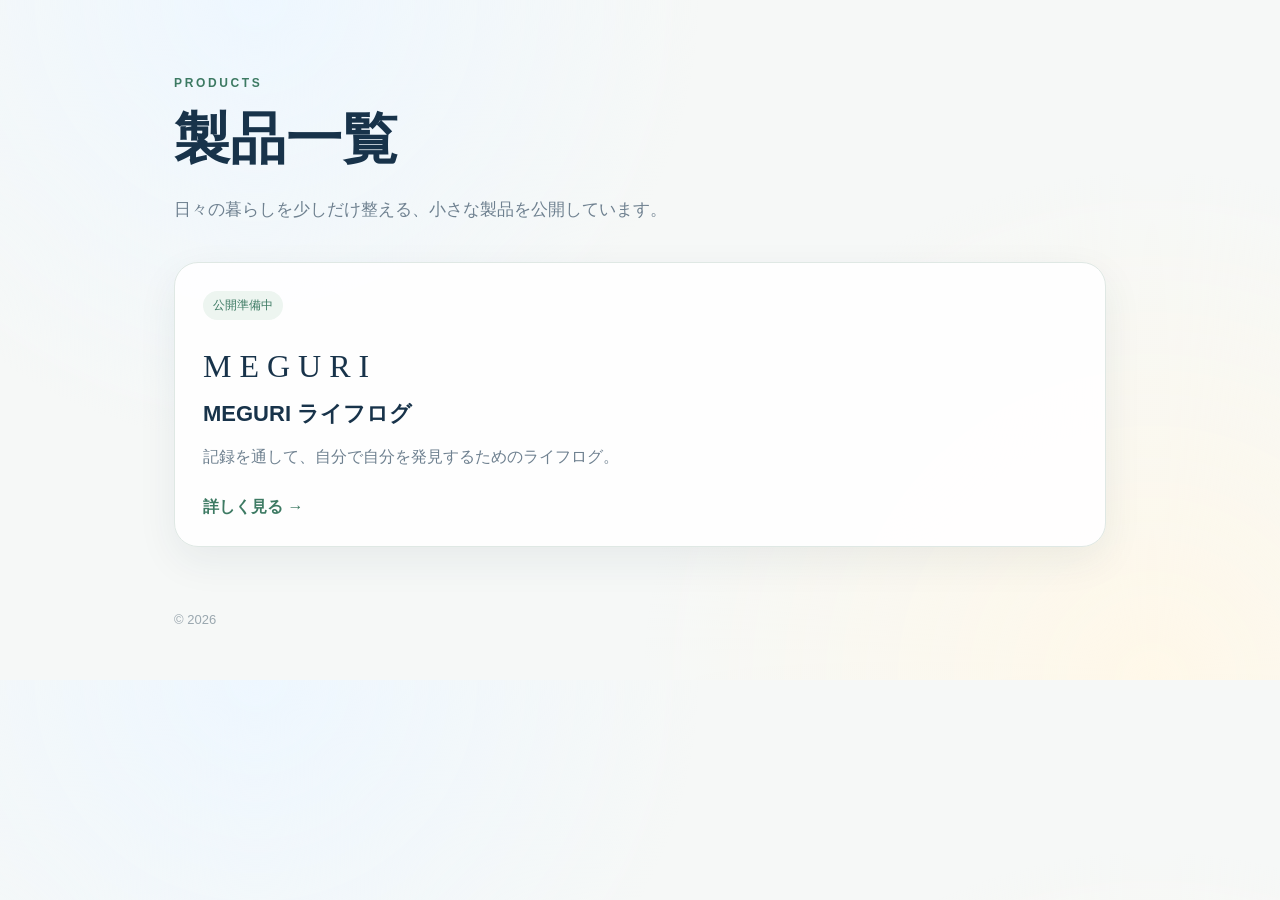
<file: index.html>
<!doctype html>
<html lang="ja">
<head>
  <meta charset="utf-8">
  <meta name="viewport" content="width=device-width, initial-scale=1">
  <title>製品一覧</title>
  <meta name="description" content="個人開発の製品一覧です。">
  <link rel="stylesheet" href="./styles.css">
</head>
<body>
  <main class="wrap">
    <header class="hero">
      <p class="eyebrow">PRODUCTS</p>
      <h1>製品一覧</h1>
      <p class="lead">日々の暮らしを少しだけ整える、小さな製品を公開しています。</p>
    </header>

    <section class="grid" aria-label="製品一覧">
      <a class="card" href="./products/meguri/">
        <div class="badge">公開準備中</div>
        <div class="product-mark">MEGURI</div>
        <h2>MEGURI ライフログ</h2>
        <p>記録を通して、自分で自分を発見するためのライフログ。</p>
        <span class="link">詳しく見る →</span>
      </a>

      <!--
      新製品を追加するときは、この card ブロックを複製してリンク先を変更してください。

      <a class="card" href="./products/new-product/">
        <div class="badge">NEW</div>
        <div class="product-mark">NEW PRODUCT</div>
        <h2>新製品名</h2>
        <p>新製品の説明。</p>
        <span class="link">詳しく見る →</span>
      </a>
      -->
    </section>

    <footer>
      <p>© 2026</p>
    </footer>
  </main>
</body>
</html>
</file>
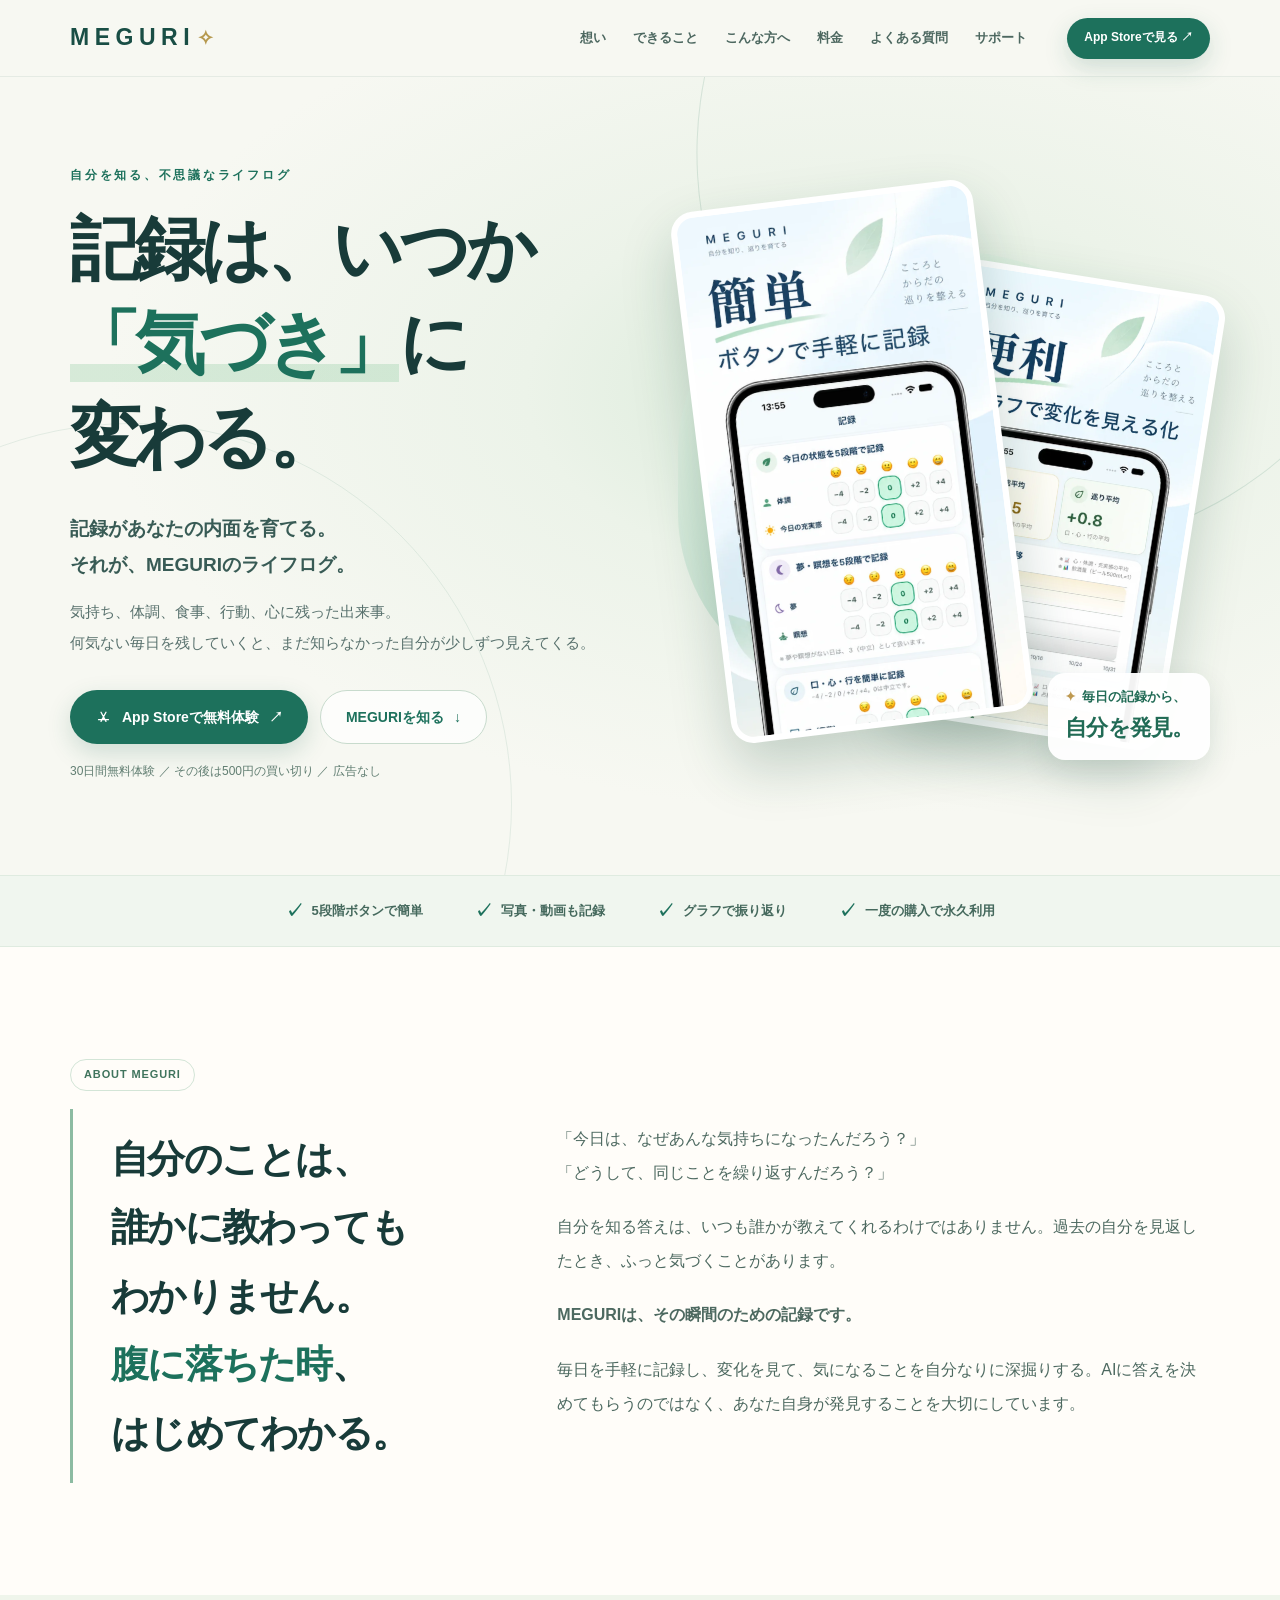
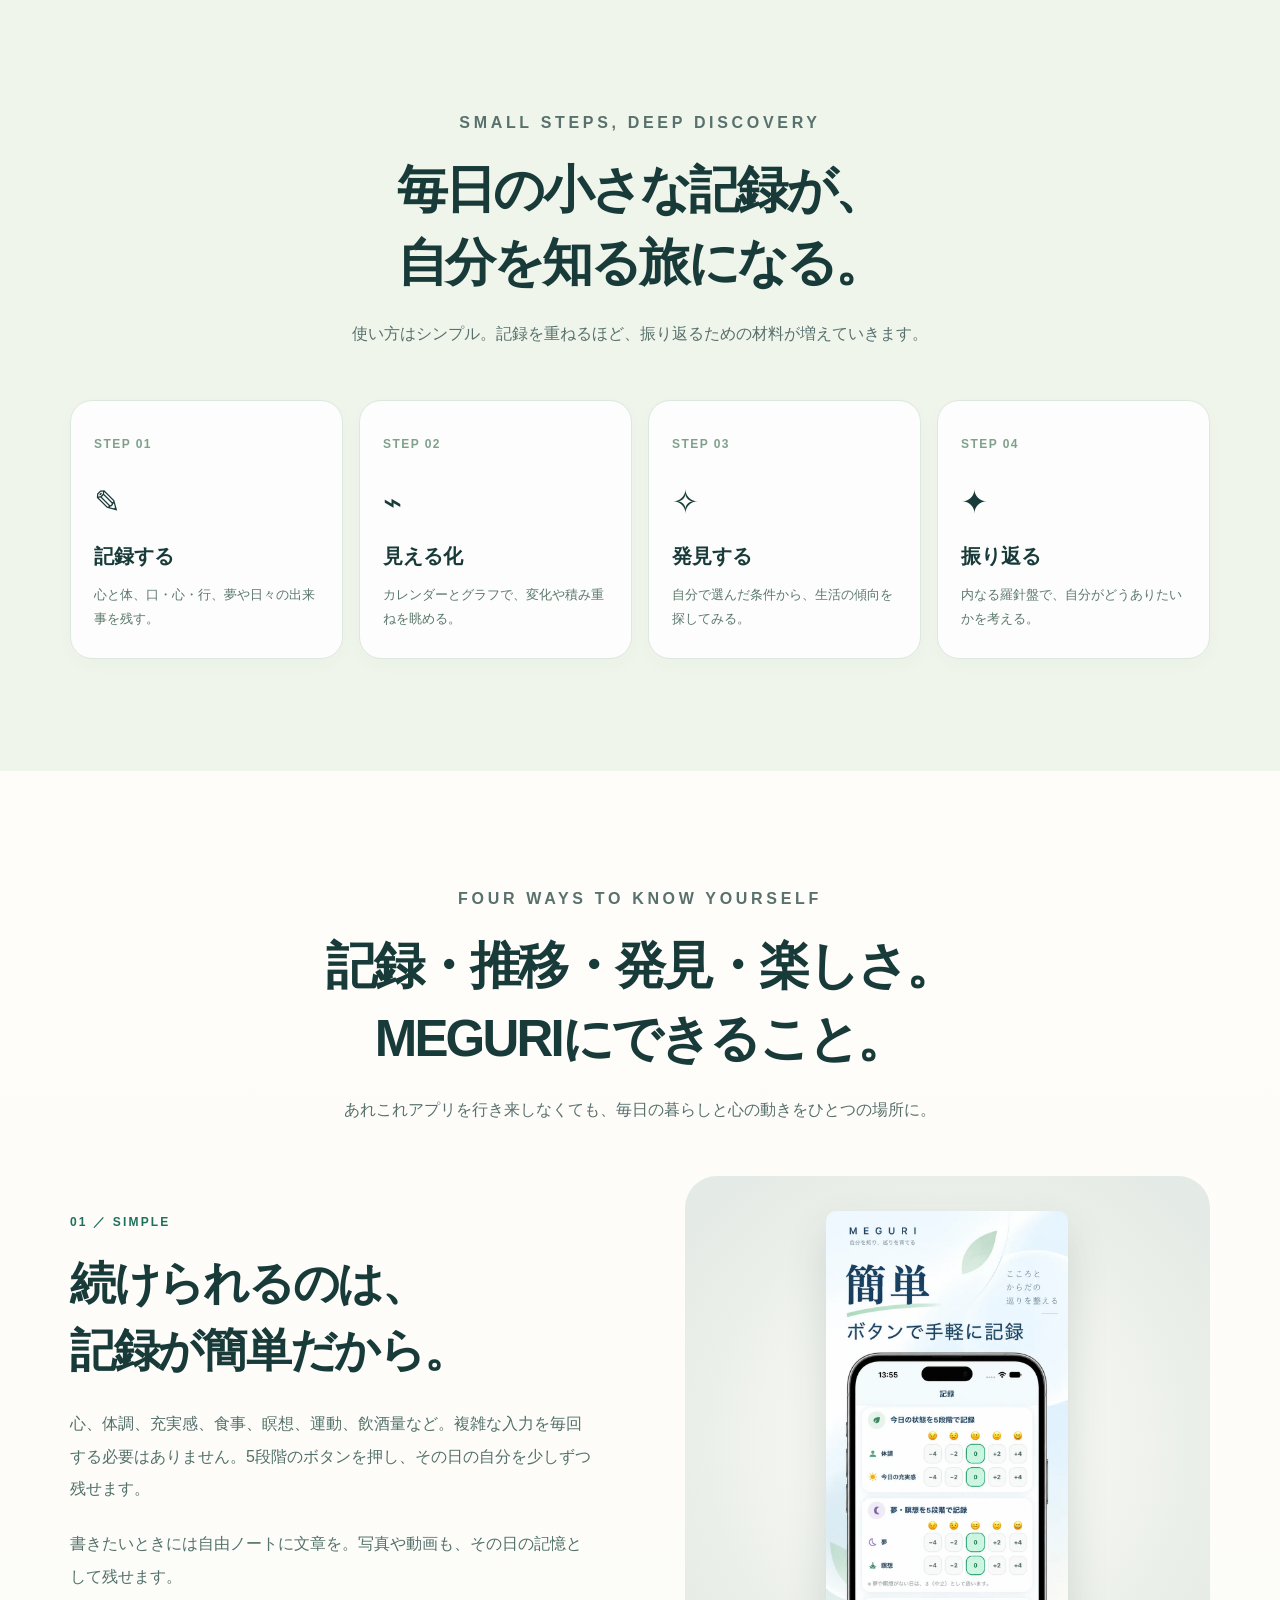
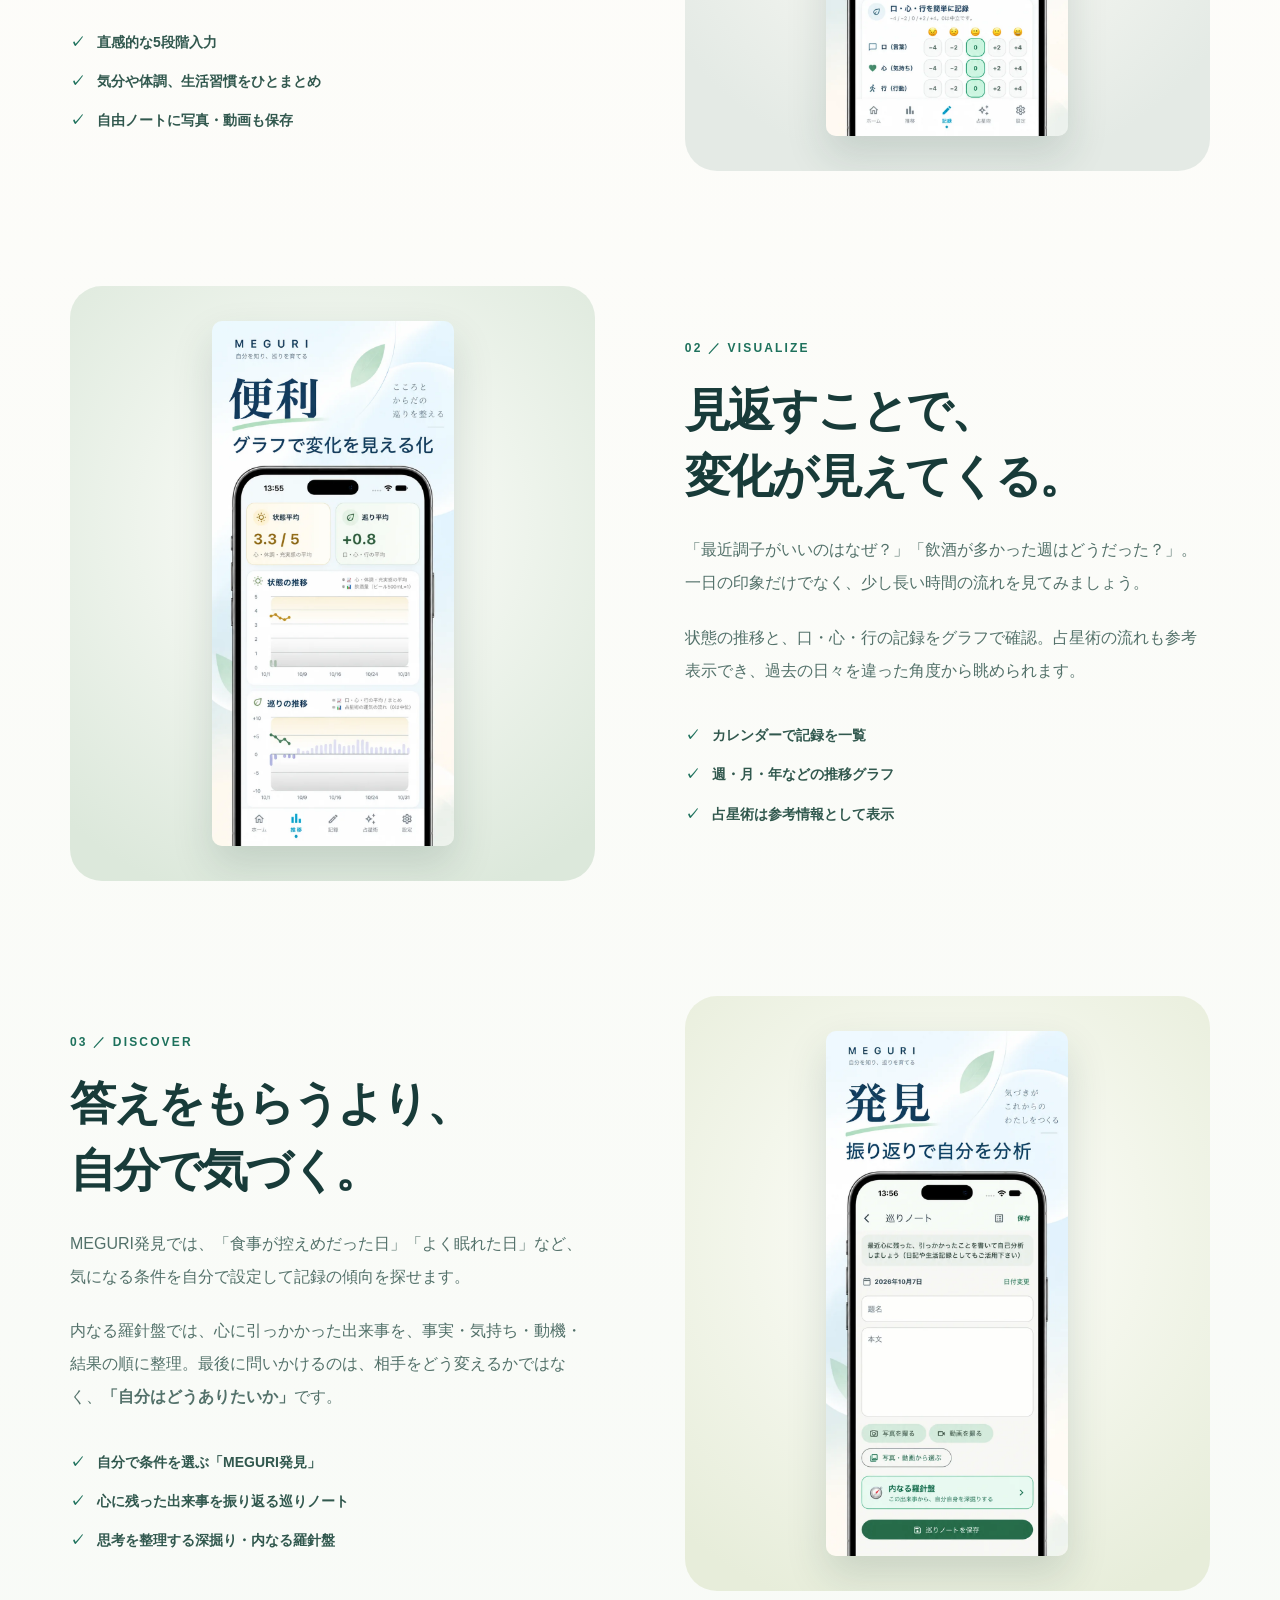
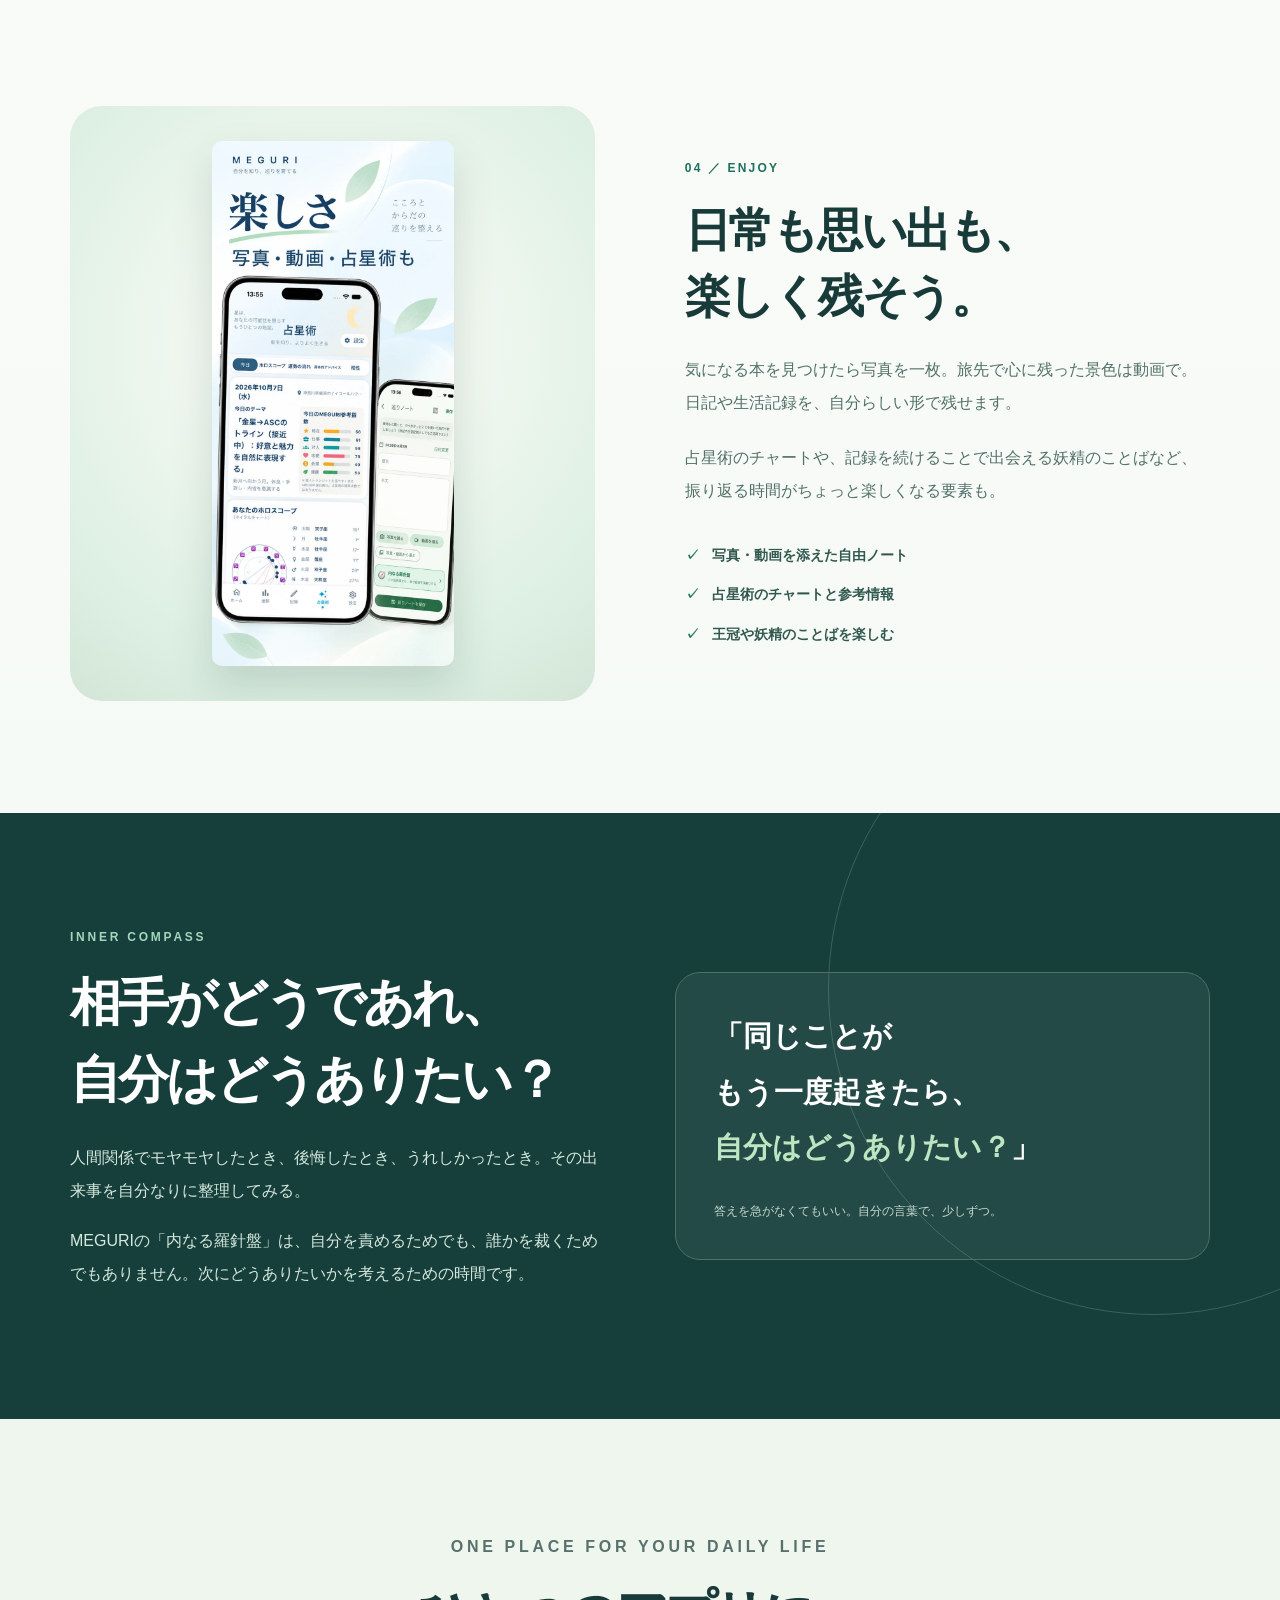
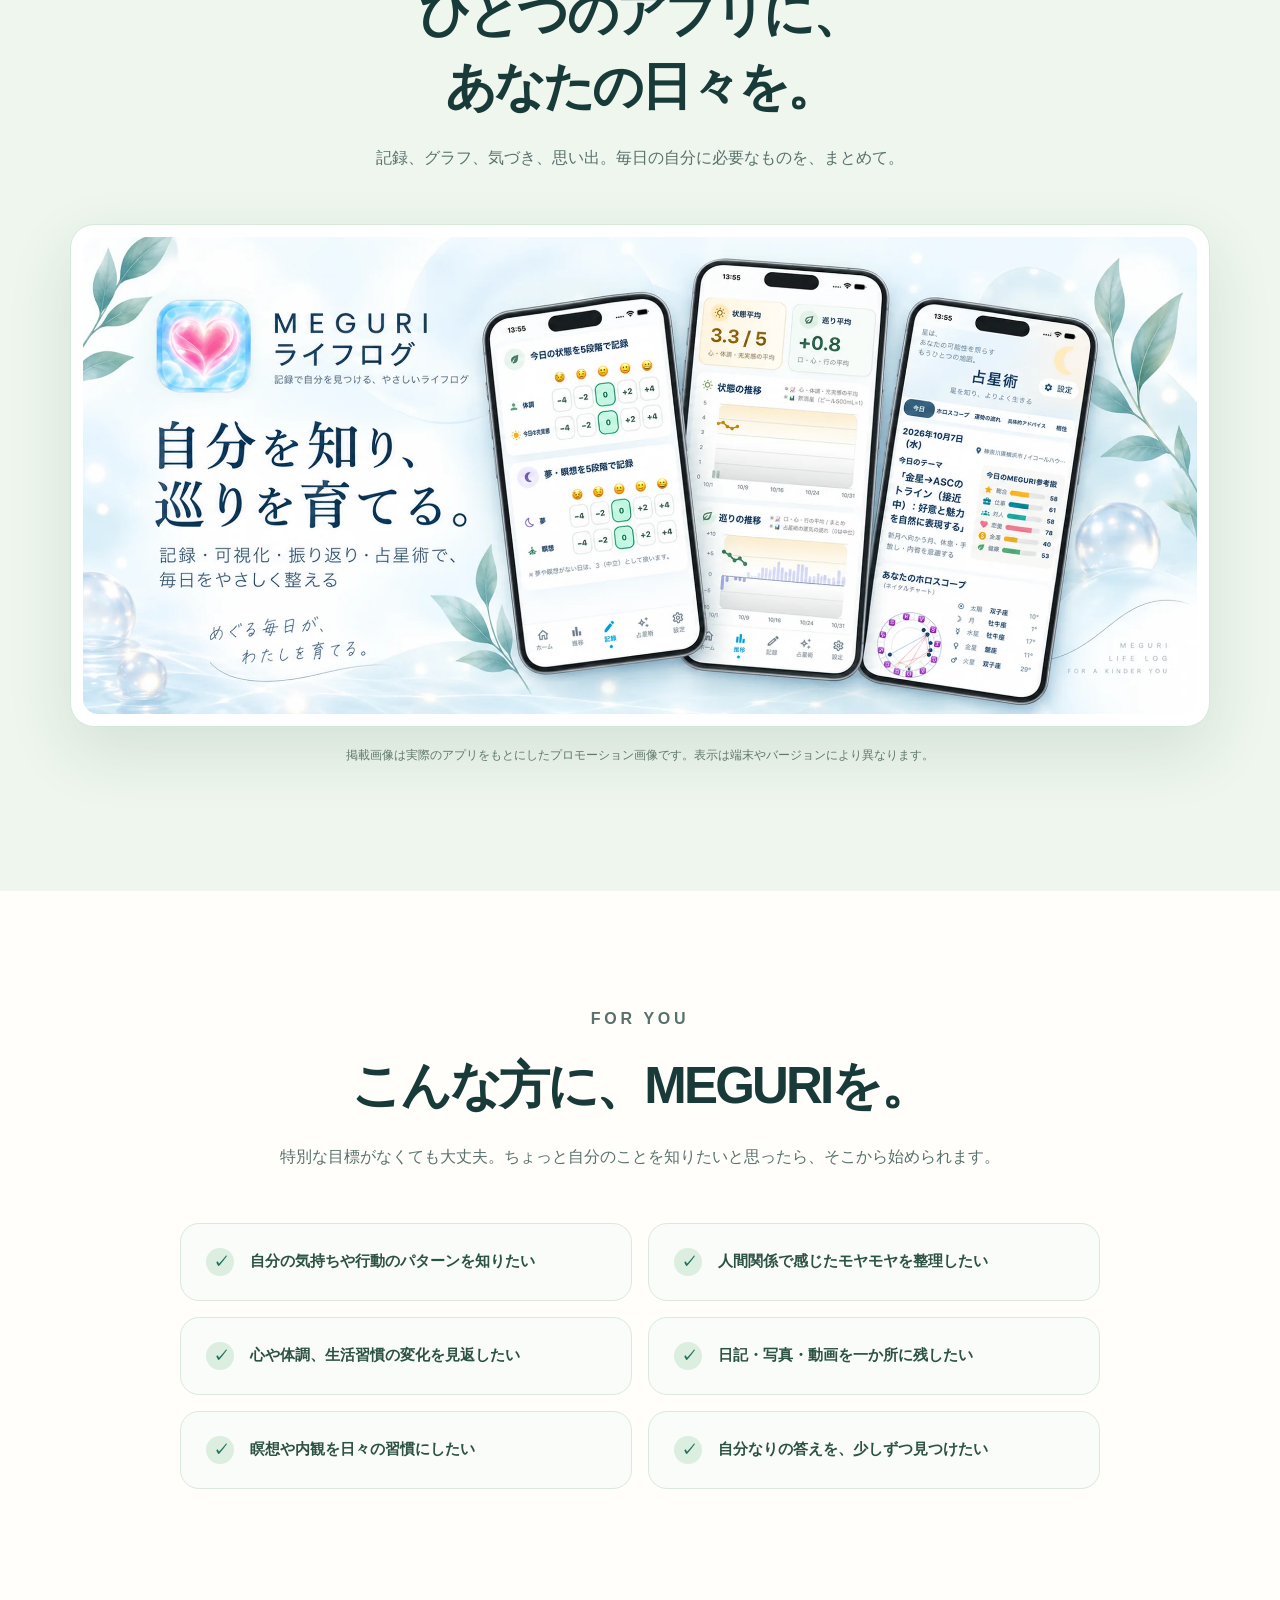
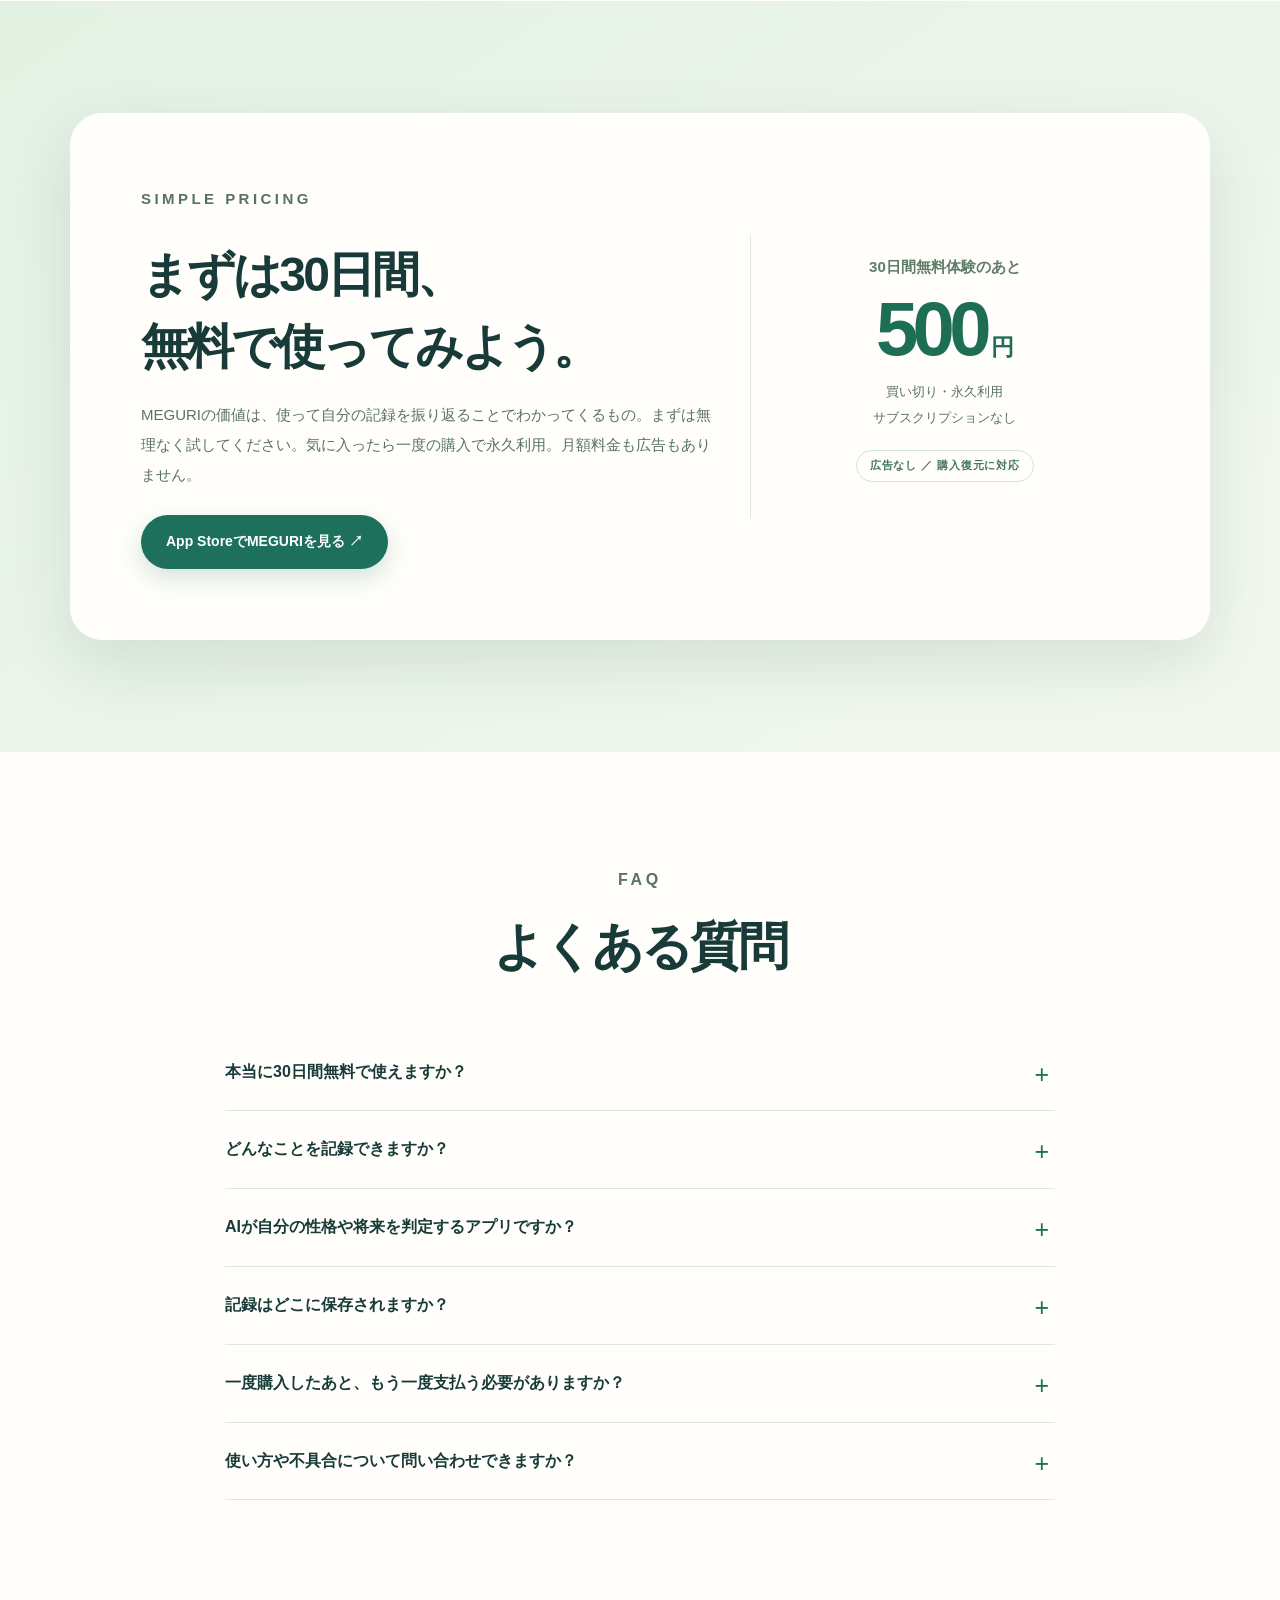
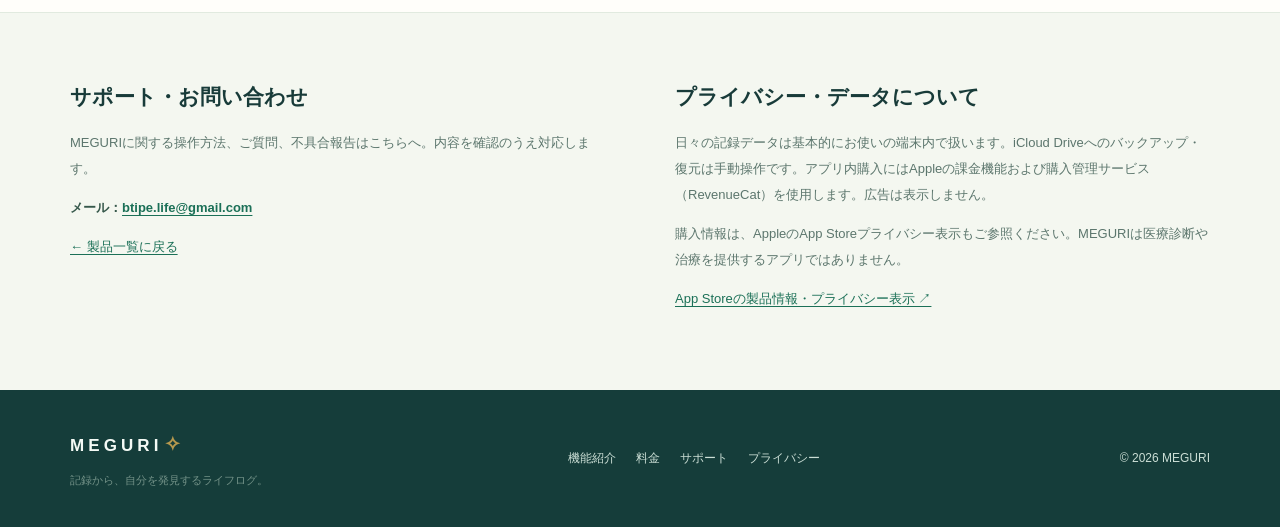
<file: products/meguri/index.html>
<!doctype html>
<html lang="ja">
<head>
<meta charset="utf-8">
<meta name="viewport" content="width=device-width, initial-scale=1, viewport-fit=cover">
<meta name="theme-color" content="#f7f8f2">
<meta name="description" content="MEGURIは記録があなたの内面を育てる、不思議なライフログ。心と体の状態、食事や運動、日々の出来事を記録し、グラフ・発見・振り返りを通して自分を知る。30日間無料、500円買い切り。">
<meta property="og:type" content="website">
<meta property="og:locale" content="ja_JP">
<meta property="og:title" content="MEGURI — 記録から、自分を発見するライフログ">
<meta property="og:description" content="記録する。見える。気づく。自分なりの答えを見つける。30日間無料、500円買い切り。">
<meta property="og:url" content="https://btipelife-tech.github.io/products/products/meguri/">
<meta property="og:image" content="https://btipelife-tech.github.io/products/products/meguri/assets/og-meguri.jpg">
<meta name="twitter:card" content="summary_large_image">
<link rel="canonical" href="https://btipelife-tech.github.io/products/products/meguri/">
<link rel="preload" as="image" href="assets/capture-record.webp" type="image/webp">
<title>MEGURI ライフログ — 記録から、自分を発見する。</title>
<style>
:root{--paper:#f7f8f2;--cream:#fffdf7;--ink:#183b39;--muted:#58716d;--soft:#e9f4eb;--green:#1d715c;--teal:#164e48;--mint:#b7dbc8;--line:#dce8df;--gold:#b6994e;--white:#fff;--radius:24px;--shadow:0 24px 65px rgba(24,72,58,.12)}
*{box-sizing:border-box}html{scroll-behavior:smooth;scroll-padding-top:95px}body{margin:0;background:var(--paper);color:var(--ink);font-family:-apple-system,BlinkMacSystemFont,"Hiragino Kaku Gothic ProN","Hiragino Sans","Yu Gothic",Meiryo,sans-serif;line-height:1.8;overflow-x:hidden}a{color:inherit}a:focus-visible,button:focus-visible,summary:focus-visible{outline:3px solid #459a78;outline-offset:4px}img{display:block;max-width:100%;height:auto}.container{width:min(1140px,calc(100% - 64px));margin-inline:auto}.eyebrow{font-size:12px;letter-spacing:.23em;font-weight:750;color:var(--green);margin:0 0 15px}.serif{font-family:"Hiragino Mincho ProN","Yu Mincho",YuMincho,serif}.muted{color:var(--muted)}.section{padding:112px 0}.section-heading{max-width:765px;margin:0 auto 50px;text-align:center}.section-heading h2,.wide-heading{font-size:clamp(30px,4vw,51px);letter-spacing:-.055em;line-height:1.43;margin:0 0 18px;font-weight:750}.section-heading p{font-size:16px;color:var(--muted);line-height:2}.button{display:inline-flex;align-items:center;justify-content:center;gap:10px;white-space:nowrap;text-decoration:none;min-height:54px;padding:0 25px;border-radius:99px;font-size:14px;font-weight:800;transition:transform .2s ease,background-color .2s ease,box-shadow .2s ease}.button:hover{transform:translateY(-2px)}.button-primary{color:white;background:var(--green);box-shadow:0 9px 24px rgba(26,100,76,.18)}.button-primary:hover{background:#165d4d}.button-outline{border:1px solid #c8dbcd;color:var(--green);background:rgba(255,255,255,.74)}.button-outline:hover{background:white}.button svg{width:17px;height:17px;flex:none}.site-header{position:sticky;z-index:30;top:0;background:rgba(247,248,242,.92);border-bottom:1px solid rgba(34,90,67,.08);backdrop-filter:blur(14px);-webkit-backdrop-filter:blur(14px)}.header-inner{height:76px;display:flex;align-items:center;gap:28px}.wordmark{font-size:23px;letter-spacing:.24em;font-weight:900;text-decoration:none;white-space:nowrap;color:#194e45}.wordmark-mark{font-size:20px;color:var(--gold);letter-spacing:0;margin-left:2px}.nav{display:flex;align-items:center;gap:27px;margin-left:auto}.nav a{font-size:13px;color:#4d6860;text-decoration:none;font-weight:700;white-space:nowrap}.nav a:hover{color:var(--green)}.header-cta{min-height:41px;padding:0 17px;font-size:12px;margin-left:12px}.hero{position:relative;isolation:isolate;padding:88px 0 80px;overflow:hidden;background:radial-gradient(ellipse at 68% 39%,#d6e9d7 0%,#ecf3e9 28%,#f7f8f2 62%)}.hero::before{content:"";position:absolute;right:-140px;top:-290px;width:720px;height:750px;border:1px solid rgba(39,115,87,.14);border-radius:52% 48% 55% 45%;transform:rotate(-25deg);z-index:-1}.hero::after{content:"";position:absolute;left:-250px;bottom:-310px;width:760px;height:760px;border:1px solid rgba(39,115,87,.10);border-radius:50%;z-index:-1}.hero-grid{display:grid;grid-template-columns:1.01fr .99fr;align-items:center;gap:45px;min-height:585px}.hero h1{font-size:clamp(43px,5.5vw,74px);line-height:1.34;letter-spacing:-.072em;font-weight:820;margin:0 0 26px}.hero h1 em{font-style:normal;color:var(--green);background:linear-gradient(transparent 77%,rgba(120,193,142,.26) 77%)}.hero-lead{font-size:19px;color:#385b55;font-weight:700;line-height:1.9;margin:0 0 14px}.hero-text{font-size:15px;color:var(--muted);line-height:2.05;max-width:540px;margin:0}.hero-cta-row{display:flex;align-items:center;flex-wrap:wrap;gap:12px;margin-top:32px}.hero-note{margin-top:17px;font-size:12px;color:#617e72}.hero-visual{position:relative;height:590px;max-width:560px;width:100%;margin-left:auto}.hero-halo{position:absolute;inset:65px 15px 65px 10px;background:linear-gradient(155deg,#ecf8e8,#a7cfbb);border-radius:47% 53% 54% 46%;box-shadow:inset 0 0 60px rgba(255,255,255,.3)}.hero-screen{position:absolute;border-radius:23px;overflow:hidden;background:white;border:6px solid white;box-shadow:0 26px 55px rgba(25,71,54,.22)}.hero-screen img{width:100%;height:100%;object-fit:cover;object-position:top}.hero-screen.main{width:56%;height:535px;left:6%;top:9px;transform:rotate(-7deg);z-index:2}.hero-screen.side{width:50%;height:460px;right:3%;top:90px;transform:rotate(9deg);z-index:1}.hero-pill{position:absolute;z-index:5;right:0;bottom:15px;background:rgba(255,255,255,.95);border-radius:17px;padding:12px 17px;box-shadow:0 12px 30px rgba(17,63,51,.12);font-weight:800;font-size:13px;color:#216b55}.hero-pill b{font-size:22px;letter-spacing:-.04em}.tiny-stars{color:#be9950;margin-right:6px}.trust-bar{border-block:1px solid #dfebe0;background:#f0f6ef}.trust-inner{display:flex;align-items:center;justify-content:center;gap:clamp(22px,4vw,65px);padding:19px 10px;flex-wrap:wrap}.trust-inner span{font-size:13px;font-weight:780;color:#45695d;display:inline-flex;align-items:center;gap:9px}.trust-inner i{font-style:normal;color:var(--green);font-size:18px}.idea{background:#fffdf9}.idea-grid{display:grid;grid-template-columns:.78fr 1.22fr;align-items:center;gap:70px}.idea-quote{position:relative;border-left:3px solid #8cbba2;padding:16px 0 16px 38px}.idea-quote p{font-size:clamp(26px,3vw,38px);line-height:1.8;font-weight:650;letter-spacing:-.045em;margin:0}.idea-quote strong{color:var(--green)}.idea-desc p{font-size:16px;line-height:2.1;color:#4d6960;margin:0 0 21px}.idea-desc p:last-child{margin:0}.pill-label{display:inline-block;border:1px solid #d3e5d7;color:#40745d;padding:5px 13px;border-radius:50px;letter-spacing:.08em;font-size:11px;font-weight:800;margin-bottom:18px}.journey{padding:112px 0;background:#eff5eb}.journey-grid{display:grid;grid-template-columns:repeat(4,1fr);gap:16px}.journey-card{background:rgba(255,255,255,.85);padding:28px 23px 28px;border:1px solid #dce8df;border-radius:22px;position:relative;min-height:220px;box-shadow:0 6px 18px rgba(22,75,50,.025)}.journey-card .num{font-size:12px;color:#7fa18c;font-weight:850;letter-spacing:.12em}.journey-card .symbol{font-size:32px;margin:16px 0 7px;display:block}.journey-card h3{font-size:20px;margin:0 0 9px}.journey-card p{color:#5c786c;font-size:13px;line-height:1.8;margin:0}.features{background:linear-gradient(#fffdfa,#f6faf6)}.feature-row{display:grid;grid-template-columns:minmax(0,1fr) minmax(0,1fr);gap:clamp(35px,7vw,110px);align-items:center;margin:0 0 115px}.feature-row:last-child{margin-bottom:0}.feature-row:nth-child(even) .feature-media{order:2}.feature-media{display:flex;justify-content:center;align-items:center;min-height:590px;border-radius:32px;padding:35px;background:radial-gradient(circle at 50% 40%,#fffefa,#dcefe2 77%,#d2e5d6 100%);overflow:hidden;position:relative}.feature-row:nth-child(2) .feature-media{background:radial-gradient(circle at 50% 45%,#fffef9,#e4eae5 80%)}.feature-row:nth-child(3) .feature-media{background:radial-gradient(circle at 50% 40%,#fffffc,#dce8db 90%)}.feature-row:nth-child(4) .feature-media{background:radial-gradient(circle at 50% 40%,#fffffc,#e7edda 90%)}.feature-media img{height:525px;width:auto;max-width:100%;object-fit:contain;box-shadow:0 19px 40px rgba(24,65,47,.16);border-radius:10px;transition:transform .3s ease}.feature-media:hover img{transform:translateY(-6px)}.feature-copy .count{color:var(--green);font-weight:900;letter-spacing:.18em;font-size:12px}.feature-copy h3{font-size:clamp(28px,3.8vw,46px);line-height:1.45;letter-spacing:-.05em;margin:15px 0 24px}.feature-copy>p{font-size:16px;line-height:2.05;color:#53716a;margin:0 0 22px}.feature-bullets{list-style:none;padding:0;margin:29px 0 0}.feature-bullets li{position:relative;padding:7px 0 7px 27px;color:#31584e;font-size:14px;font-weight:680}.feature-bullets li::before{content:"✓";position:absolute;left:0;color:var(--green);font-weight:900}.story{background:#163f3c;color:#fff;position:relative;overflow:hidden}.story::after{content:"";position:absolute;right:-200px;top:-150px;border:1px solid rgba(222,248,225,.18);width:650px;height:650px;border-radius:50%;pointer-events:none}.story-grid{display:grid;grid-template-columns:1fr 1fr;gap:70px;align-items:center;position:relative;z-index:1}.story .eyebrow{color:#a4d6bc}.story h2{font-size:clamp(31px,4vw,53px);line-height:1.5;letter-spacing:-.055em;margin:0 0 22px}.story p{line-height:2.1;color:#d5e8dc}.story .quote-panel{padding:36px 38px;border:1px solid #4d7165;border-radius:25px;background:rgba(255,255,255,.055);font-size:clamp(20px,2.6vw,29px);line-height:1.9;font-weight:700}.story .quote-panel strong{color:#bce6c2}.story .quote-foot{font-size:12px;font-weight:400;color:#c7d9d0;margin-top:25px}.overview{background:#eef6ed}.overview-figure{border:1px solid #d6e8db;border-radius:24px;background:white;box-shadow:var(--shadow);padding:12px;overflow:hidden}.overview-figure img{border-radius:15px;width:100%}.overview .caption{text-align:center;color:#607969;font-size:12px;margin-top:18px}.audience{background:#fffefa}.audience-grid{display:grid;grid-template-columns:repeat(2,1fr);gap:16px;max-width:920px;margin:0 auto}.audience-card{border:1px solid #dce8dd;border-radius:19px;background:#f9fcf8;padding:24px 25px;display:flex;align-items:start;gap:16px;color:#2c5145;font-size:15px;font-weight:680;line-height:1.7}.audience-card .check{display:flex;flex:none;align-items:center;justify-content:center;background:#dbeee0;color:var(--green);width:28px;height:28px;border-radius:50%;font-weight:900}.price{background:linear-gradient(145deg,#e3f1e3,#f3f8ef)}.price-card{display:grid;grid-template-columns:1.2fr .8fr;gap:25px;align-items:center;padding:clamp(32px,6vw,70px);background:#fffefa;border:1px solid white;border-radius:32px;box-shadow:var(--shadow)}.price-card h2{font-size:clamp(32px,4vw,48px);line-height:1.5;margin:0 0 17px;letter-spacing:-.06em}.price-card p{font-size:15px;line-height:2;color:#597267;margin:0 0 25px}.price-tag{text-align:center;border-left:1px solid #dce9db;padding:18px 10px}.price-tag small{display:block;color:#5e7c68;font-weight:700;font-size:15px}.price-tag strong{display:block;color:#1e6e56;font-size:76px;line-height:1.3;letter-spacing:-.075em;font-weight:900}.price-tag strong span{font-size:23px;letter-spacing:0;margin-left:5px}.price-tag p{font-size:13px;margin:0 0 19px}.faq{background:#fffefa}.faq-wrap{max-width:830px;margin:0 auto}.faq details{border-bottom:1px solid #dce8df;padding:0}.faq summary{list-style:none;cursor:pointer;padding:24px 38px 24px 0;font-size:16px;font-weight:780;position:relative}.faq summary::-webkit-details-marker{display:none}.faq summary::after{content:"+";position:absolute;right:6px;top:18px;font-size:25px;font-weight:400;color:var(--green)}.faq details[open] summary::after{content:"−"}.faq details p{margin:0;padding:0 35px 22px 0;font-size:14px;color:var(--muted);line-height:2}.support{background:#f4f7f0;padding:65px 0;border-top:1px solid #e1eadf}.support-grid{display:grid;grid-template-columns:1fr 1fr;gap:70px}.support h2{font-size:21px;margin:0 0 14px}.support p{font-size:13px;color:#5c766d;line-height:2}.support a:not(.button){color:#1b7057;text-underline-offset:3px}.support .label{font-weight:700;color:#36584b}.footer{background:#153d3a;color:#cbded5;padding:36px 0;font-size:12px}.footer-inner{display:flex;justify-content:space-between;align-items:center;gap:20px;flex-wrap:wrap}.footer .wordmark{color:#f4faf5;font-size:17px}.footer-links{display:flex;gap:20px}.footer-links a{text-decoration:none}.footer-links a:hover{text-decoration:underline}.footnote{font-size:11px;color:#729187;margin-top:9px}
@media(max-width:980px){.nav{gap:15px}.hero-grid{grid-template-columns:1fr .95fr;gap:22px}.hero h1{font-size:clamp(38px,5vw,58px)}.hero-visual{height:500px}.hero-screen.main{height:440px}.hero-screen.side{height:375px}.feature-row{gap:35px}.feature-media{min-height:475px}.feature-media img{height:425px}.journey-grid{grid-template-columns:repeat(2,1fr)}.story-grid{gap:35px}.section{padding:85px 0}}
@media(max-width:720px){html{scroll-padding-top:70px}.container{width:min(100% - 36px,590px)}.header-inner{height:68px}.wordmark{font-size:20px}.nav{display:none}.header-cta{margin-left:auto;min-height:37px;padding:0 14px}.hero{padding:52px 0 50px}.hero-grid{grid-template-columns:1fr;gap:23px}.hero h1{font-size:clamp(40px,10vw,62px)}.hero-lead{font-size:16px}.hero-text{font-size:14px}.hero-cta-row{margin-top:24px}.hero-visual{height:510px;max-width:495px;margin:0 auto}.hero-screen.main{left:12%;width:52%;height:458px}.hero-screen.side{right:11%;width:47%;height:395px;top:75px}.hero-pill{right:4%;bottom:10px}.trust-inner{justify-content:start;gap:12px 20px}.trust-inner span{font-size:12px}.idea-grid,.story-grid,.support-grid,.price-card{grid-template-columns:1fr;gap:27px}.idea-quote{padding-left:23px}.idea-quote p{font-size:27px}.journey-grid{grid-template-columns:repeat(2,minmax(0,1fr))}.journey-card{padding:19px 16px;min-height:210px}.journey-card h3{font-size:18px}.journey-card p{font-size:12px}.feature-row,.feature-row:nth-child(even){grid-template-columns:1fr;gap:23px;margin-bottom:75px}.feature-row:nth-child(even) .feature-media{order:0}.feature-copy{order:-1}.feature-row:nth-child(even) .feature-copy{order:-1}.feature-media{min-height:430px;padding:20px}.feature-media img{height:388px}.feature-copy h3{font-size:33px;margin:8px 0 15px}.feature-copy>p{font-size:14px}.story .quote-panel{padding:27px;font-size:22px}.audience-grid{grid-template-columns:1fr}.audience-card{padding:18px}.price-tag{border-left:0;border-top:1px solid #dce9db;padding-top:23px}.price-tag strong{font-size:68px}.section{padding:72px 0}.section-heading{margin-bottom:34px}.section-heading h2{font-size:32px}.section-heading p{font-size:14px}.overview-figure{padding:6px;border-radius:15px}.overview-figure img{border-radius:11px}.faq summary{font-size:14px}}
@media(max-width:420px){.container{width:calc(100% - 30px)}.hero h1{font-size:39px}.hero-visual{height:420px}.hero-screen.main{height:370px;left:8%}.hero-screen.side{height:330px;right:6%;top:53px}.hero-pill{font-size:11px;padding:8px 11px}.hero-pill b{font-size:17px}.journey-grid{gap:10px}.journey-card{min-height:205px}.feature-media{min-height:390px}.feature-media img{height:348px}.button{padding:0 18px}.footer-inner{align-items:start;flex-direction:column}}
@media(prefers-reduced-motion:reduce){*,*::before,*::after{scroll-behavior:auto!important;animation:none!important;transition:none!important}}
</style>
</head>
<body>
<header class="site-header">
 <div class="container header-inner">
  <a class="wordmark" href="#top" aria-label="MEGURI トップへ">MEGURI<span class="wordmark-mark">✧</span></a>
  <nav class="nav" aria-label="ページ内メニュー">
   <a href="#concept">想い</a><a href="#features">できること</a><a href="#for-you">こんな方へ</a><a href="#price">料金</a><a href="#faq">よくある質問</a><a href="#support">サポート</a>
  </nav>
  <a class="button button-primary header-cta" href="https://apps.apple.com/jp/app/id6817304993" target="_blank" rel="noopener noreferrer">App Storeで見る ↗</a>
 </div>
</header>
<main id="top">
 <section class="hero" aria-labelledby="hero-title">
  <div class="container hero-grid">
   <div>
    <p class="eyebrow">自分を知る、不思議なライフログ</p>
    <h1 id="hero-title">記録は、いつか<br><em>「気づき」</em>に<br>変わる。</h1>
    <p class="hero-lead">記録があなたの内面を育てる。<br>それが、MEGURIのライフログ。</p>
    <p class="hero-text">気持ち、体調、食事、行動、心に残った出来事。<br>何気ない毎日を残していくと、まだ知らなかった自分が少しずつ見えてくる。</p>
    <div class="hero-cta-row">
     <a class="button button-primary" href="https://apps.apple.com/jp/app/id6817304993" target="_blank" rel="noopener noreferrer"><svg viewBox="0 0 24 24" aria-hidden="true" fill="none" stroke="currentColor" stroke-width="1.8" stroke-linecap="round"><path d="M8.5 4.5l7 13M15.5 4.5l-7 13M5 15h14"/></svg> App Storeで無料体験 <span aria-hidden="true">↗</span></a>
     <a class="button button-outline" href="#features">MEGURIを知る <span aria-hidden="true">↓</span></a>
    </div>
    <p class="hero-note">30日間無料体験 ／ その後は500円の買い切り ／ 広告なし</p>
   </div>
   <div class="hero-visual" aria-label="MEGURIの記録・推移画面の紹介画像">
    <div class="hero-halo" aria-hidden="true"></div>
    <div class="hero-screen side"><img src="assets/capture-trends.webp" alt="MEGURIの推移グラフを紹介する実際のプロモーション画像" width="760" height="1648"></div>
    <div class="hero-screen main"><img src="assets/capture-record.webp" alt="MEGURIの簡単な日々の記録画面を紹介する実際のプロモーション画像" width="760" height="1648" fetchpriority="high"></div>
    <div class="hero-pill"><span class="tiny-stars">✦</span>毎日の記録から、<br><b>自分を発見。</b></div>
   </div>
  </div>
 </section>
 <div class="trust-bar" aria-label="MEGURIの特長">
  <div class="container trust-inner"><span><i aria-hidden="true">✓</i> 5段階ボタンで簡単</span><span><i aria-hidden="true">✓</i> 写真・動画も記録</span><span><i aria-hidden="true">✓</i> グラフで振り返り</span><span><i aria-hidden="true">✓</i> 一度の購入で永久利用</span></div>
 </div>
 <section id="concept" class="section idea">
  <div class="container idea-grid">
   <div><span class="pill-label">ABOUT MEGURI</span><div class="idea-quote serif"><p>自分のことは、<br>誰かに教わっても<br>わかりません。<br><strong>腹に落ちた時</strong>、<br>はじめてわかる。</p></div></div>
   <div class="idea-desc"><p>「今日は、なぜあんな気持ちになったんだろう？」<br>「どうして、同じことを繰り返すんだろう？」</p><p>自分を知る答えは、いつも誰かが教えてくれるわけではありません。過去の自分を見返したとき、ふっと気づくことがあります。</p><p><strong>MEGURIは、その瞬間のための記録です。</strong></p><p>毎日を手軽に記録し、変化を見て、気になることを自分なりに深掘りする。AIに答えを決めてもらうのではなく、あなた自身が発見することを大切にしています。</p></div>
  </div>
 </section>
 <section class="section journey" aria-labelledby="journey-title">
  <div class="container">
   <div class="section-heading"><p class="eyebrow">SMALL STEPS, DEEP DISCOVERY</p><h2 id="journey-title">毎日の小さな記録が、<br>自分を知る旅になる。</h2><p>使い方はシンプル。記録を重ねるほど、振り返るための材料が増えていきます。</p></div>
   <div class="journey-grid">
    <article class="journey-card"><span class="num">STEP 01</span><span class="symbol" aria-hidden="true">✎</span><h3>記録する</h3><p>心と体、口・心・行、夢や日々の出来事を残す。</p></article>
    <article class="journey-card"><span class="num">STEP 02</span><span class="symbol" aria-hidden="true">⌁</span><h3>見える化</h3><p>カレンダーとグラフで、変化や積み重ねを眺める。</p></article>
    <article class="journey-card"><span class="num">STEP 03</span><span class="symbol" aria-hidden="true">✧</span><h3>発見する</h3><p>自分で選んだ条件から、生活の傾向を探してみる。</p></article>
    <article class="journey-card"><span class="num">STEP 04</span><span class="symbol" aria-hidden="true">✦</span><h3>振り返る</h3><p>内なる羅針盤で、自分がどうありたいかを考える。</p></article>
   </div>
  </div>
 </section>
 <section id="features" class="section features" aria-labelledby="features-title">
  <div class="container">
   <div class="section-heading"><p class="eyebrow">FOUR WAYS TO KNOW YOURSELF</p><h2 id="features-title">記録・推移・発見・楽しさ。<br>MEGURIにできること。</h2><p>あれこれアプリを行き来しなくても、毎日の暮らしと心の動きをひとつの場所に。</p></div>
   <article class="feature-row">
    <div class="feature-media"><img src="assets/capture-record.webp" alt="口・心・行などを5段階で記録する画面" loading="lazy" width="760" height="1648"></div>
    <div class="feature-copy"><span class="count">01 ／ SIMPLE</span><h3>続けられるのは、<br>記録が簡単だから。</h3><p>心、体調、充実感、食事、瞑想、運動、飲酒量など。複雑な入力を毎回する必要はありません。5段階のボタンを押し、その日の自分を少しずつ残せます。</p><p>書きたいときには自由ノートに文章を。写真や動画も、その日の記憶として残せます。</p><ul class="feature-bullets"><li>直感的な5段階入力</li><li>気分や体調、生活習慣をひとまとめ</li><li>自由ノートに写真・動画も保存</li></ul></div>
   </article>
   <article class="feature-row">
    <div class="feature-media"><img src="assets/capture-trends.webp" alt="心や体調の推移、巡りの変化をグラフで見る画面" loading="lazy" width="760" height="1648"></div>
    <div class="feature-copy"><span class="count">02 ／ VISUALIZE</span><h3>見返すことで、<br>変化が見えてくる。</h3><p>「最近調子がいいのはなぜ？」「飲酒が多かった週はどうだった？」。一日の印象だけでなく、少し長い時間の流れを見てみましょう。</p><p>状態の推移と、口・心・行の記録をグラフで確認。占星術の流れも参考表示でき、過去の日々を違った角度から眺められます。</p><ul class="feature-bullets"><li>カレンダーで記録を一覧</li><li>週・月・年などの推移グラフ</li><li>占星術は参考情報として表示</li></ul></div>
   </article>
   <article class="feature-row">
    <div class="feature-media"><img src="assets/capture-discovery.webp" alt="MEGURI発見と内なる羅針盤の紹介画面" loading="lazy" width="760" height="1648"></div>
    <div class="feature-copy"><span class="count">03 ／ DISCOVER</span><h3>答えをもらうより、<br>自分で気づく。</h3><p>MEGURI発見では、「食事が控えめだった日」「よく眠れた日」など、気になる条件を自分で設定して記録の傾向を探せます。</p><p>内なる羅針盤では、心に引っかかった出来事を、事実・気持ち・動機・結果の順に整理。最後に問いかけるのは、相手をどう変えるかではなく、<strong>「自分はどうありたいか」</strong>です。</p><ul class="feature-bullets"><li>自分で条件を選ぶ「MEGURI発見」</li><li>心に残った出来事を振り返る巡りノート</li><li>思考を整理する深掘り・内なる羅針盤</li></ul></div>
   </article>
   <article class="feature-row">
    <div class="feature-media"><img src="assets/capture-journal.webp" alt="写真・動画の記録、占星術チャートなどの画面" loading="lazy" width="760" height="1648"></div>
    <div class="feature-copy"><span class="count">04 ／ ENJOY</span><h3>日常も思い出も、<br>楽しく残そう。</h3><p>気になる本を見つけたら写真を一枚。旅先で心に残った景色は動画で。日記や生活記録を、自分らしい形で残せます。</p><p>占星術のチャートや、記録を続けることで出会える妖精のことばなど、振り返る時間がちょっと楽しくなる要素も。</p><ul class="feature-bullets"><li>写真・動画を添えた自由ノート</li><li>占星術のチャートと参考情報</li><li>王冠や妖精のことばを楽しむ</li></ul></div>
   </article>
  </div>
 </section>
 <section class="section story" aria-labelledby="story-title">
  <div class="container story-grid">
   <div><p class="eyebrow">INNER COMPASS</p><h2 id="story-title">相手がどうであれ、<br>自分はどうありたい？</h2><p>人間関係でモヤモヤしたとき、後悔したとき、うれしかったとき。その出来事を自分なりに整理してみる。</p><p>MEGURIの「内なる羅針盤」は、自分を責めるためでも、誰かを裁くためでもありません。次にどうありたいかを考えるための時間です。</p></div>
   <div class="quote-panel serif">「同じことが<br>もう一度起きたら、<br><strong>自分はどうありたい？</strong>」<div class="quote-foot">答えを急がなくてもいい。自分の言葉で、少しずつ。</div></div>
  </div>
 </section>
 <section class="section overview" aria-labelledby="overview-title">
  <div class="container"><div class="section-heading"><p class="eyebrow">ONE PLACE FOR YOUR DAILY LIFE</p><h2 id="overview-title">ひとつのアプリに、<br>あなたの日々を。</h2><p>記録、グラフ、気づき、思い出。毎日の自分に必要なものを、まとめて。</p></div><div class="overview-figure"><img src="assets/meguri-overview.webp" alt="MEGURIの記録、推移、ノート、占星術など複数の画面を並べた紹介画像" loading="lazy" width="2180" height="934"></div><p class="caption">掲載画像は実際のアプリをもとにしたプロモーション画像です。表示は端末やバージョンにより異なります。</p></div>
 </section>
 <section id="for-you" class="section audience" aria-labelledby="audience-title">
  <div class="container"><div class="section-heading"><p class="eyebrow">FOR YOU</p><h2 id="audience-title">こんな方に、MEGURIを。</h2><p>特別な目標がなくても大丈夫。ちょっと自分のことを知りたいと思ったら、そこから始められます。</p></div><div class="audience-grid">
   <div class="audience-card"><span class="check" aria-hidden="true">✓</span><span>自分の気持ちや行動のパターンを知りたい</span></div>
   <div class="audience-card"><span class="check" aria-hidden="true">✓</span><span>人間関係で感じたモヤモヤを整理したい</span></div>
   <div class="audience-card"><span class="check" aria-hidden="true">✓</span><span>心や体調、生活習慣の変化を見返したい</span></div>
   <div class="audience-card"><span class="check" aria-hidden="true">✓</span><span>日記・写真・動画を一か所に残したい</span></div>
   <div class="audience-card"><span class="check" aria-hidden="true">✓</span><span>瞑想や内観を日々の習慣にしたい</span></div>
   <div class="audience-card"><span class="check" aria-hidden="true">✓</span><span>自分なりの答えを、少しずつ見つけたい</span></div>
  </div></div>
 </section>
 <section id="price" class="section price" aria-labelledby="price-title"><div class="container"><div class="price-card"><div><p class="eyebrow">SIMPLE PRICING</p><h2 id="price-title">まずは30日間、<br>無料で使ってみよう。</h2><p>MEGURIの価値は、使って自分の記録を振り返ることでわかってくるもの。まずは無理なく試してください。気に入ったら一度の購入で永久利用。月額料金も広告もありません。</p><a class="button button-primary" href="https://apps.apple.com/jp/app/id6817304993" target="_blank" rel="noopener noreferrer">App StoreでMEGURIを見る ↗</a></div><div class="price-tag"><small>30日間無料体験のあと</small><strong>500<span>円</span></strong><p>買い切り・永久利用<br>サブスクリプションなし</p><span class="pill-label">広告なし ／ 購入復元に対応</span></div></div></div></section>
 <section id="faq" class="section faq" aria-labelledby="faq-title"><div class="container faq-wrap"><div class="section-heading"><p class="eyebrow">FAQ</p><h2 id="faq-title">よくある質問</h2></div>
  <details><summary>本当に30日間無料で使えますか？</summary><p>はい。最初の30日間は無料でお試しいただけます。その後、継続して利用する場合は500円の買い切り購入です。サブスクリプションではありません。</p></details>
  <details><summary>どんなことを記録できますか？</summary><p>心・体調・充実感、食事・運動・瞑想・夢・飲酒量などの生活の状態や行動、自由ノートへの文章・写真・動画を記録できます。</p></details>
  <details><summary>AIが自分の性格や将来を判定するアプリですか？</summary><p>いいえ。MEGURIは答えを一方的に決めるのではなく、自分自身の記録を手がかりに振り返るためのアプリです。医療的な診断や治療を目的とするものではありません。占星術の情報も参考としてご利用ください。</p></details>
  <details><summary>記録はどこに保存されますか？</summary><p>日々の記録は基本的に端末内で扱います。iCloud Driveへのバックアップと復元は、アプリ内でユーザーが手動で実行する方式です。機種変更前には忘れずにバックアップしてください。</p></details>
  <details><summary>一度購入したあと、もう一度支払う必要がありますか？</summary><p>永久利用は非消耗型のアプリ内購入です。購入したApple Accountで利用する場合、アプリの購入復元機能から購入状態を復元できます。</p></details>
  <details><summary>使い方や不具合について問い合わせできますか？</summary><p>はい。このページ下部のサポート窓口へメールでお問い合わせください。端末の種類、iOSのバージョン、発生した状況などを添えていただくと確認しやすくなります。パスワードなどの機密情報は送らないでください。</p></details>
 </div></section>
 <section class="support" id="support"><div class="container support-grid"><div><h2>サポート・お問い合わせ</h2><p>MEGURIに関する操作方法、ご質問、不具合報告はこちらへ。内容を確認のうえ対応します。</p><p class="label">メール：<a href="mailto:btipe.life@gmail.com?subject=MEGURI%E3%81%AE%E3%81%8A%E5%95%8F%E3%81%84%E5%90%88%E3%82%8F%E3%81%9B">btipe.life@gmail.com</a></p><p><a href="../../">← 製品一覧に戻る</a></p></div><div id="privacy"><h2>プライバシー・データについて</h2><p>日々の記録データは基本的にお使いの端末内で扱います。iCloud Driveへのバックアップ・復元は手動操作です。アプリ内購入にはAppleの課金機能および購入管理サービス（RevenueCat）を使用します。広告は表示しません。</p><p>購入情報は、AppleのApp Storeプライバシー表示もご参照ください。MEGURIは医療診断や治療を提供するアプリではありません。</p><p><a href="https://apps.apple.com/jp/app/id6817304993" target="_blank" rel="noopener noreferrer">App Storeの製品情報・プライバシー表示 ↗</a></p></div></div></section>
</main>
<footer class="footer"><div class="container footer-inner"><div><a class="wordmark" href="#top">MEGURI<span class="wordmark-mark">✧</span></a><div class="footnote">記録から、自分を発見するライフログ。</div></div><div class="footer-links"><a href="#features">機能紹介</a><a href="#price">料金</a><a href="#support">サポート</a><a href="#privacy">プライバシー</a></div><span>© 2026 MEGURI</span></div></footer>
</body>
</html>
</file>
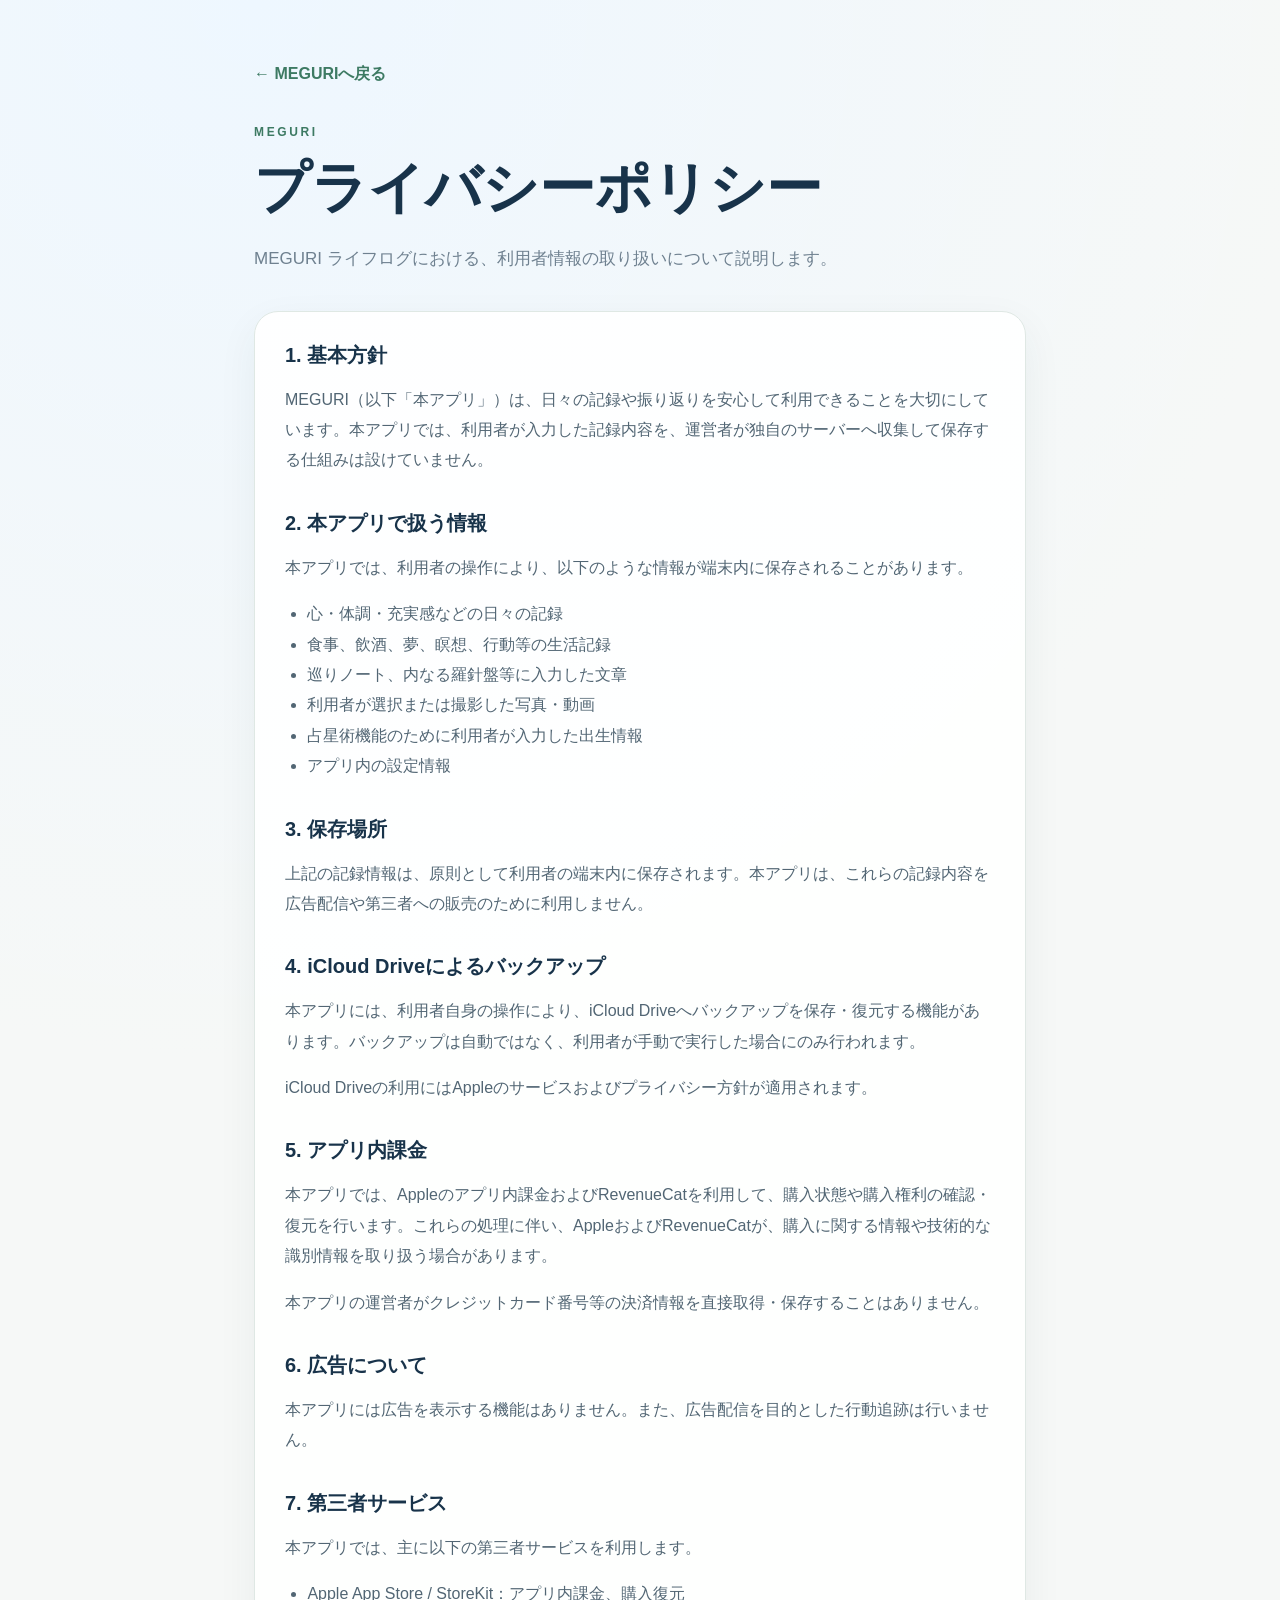
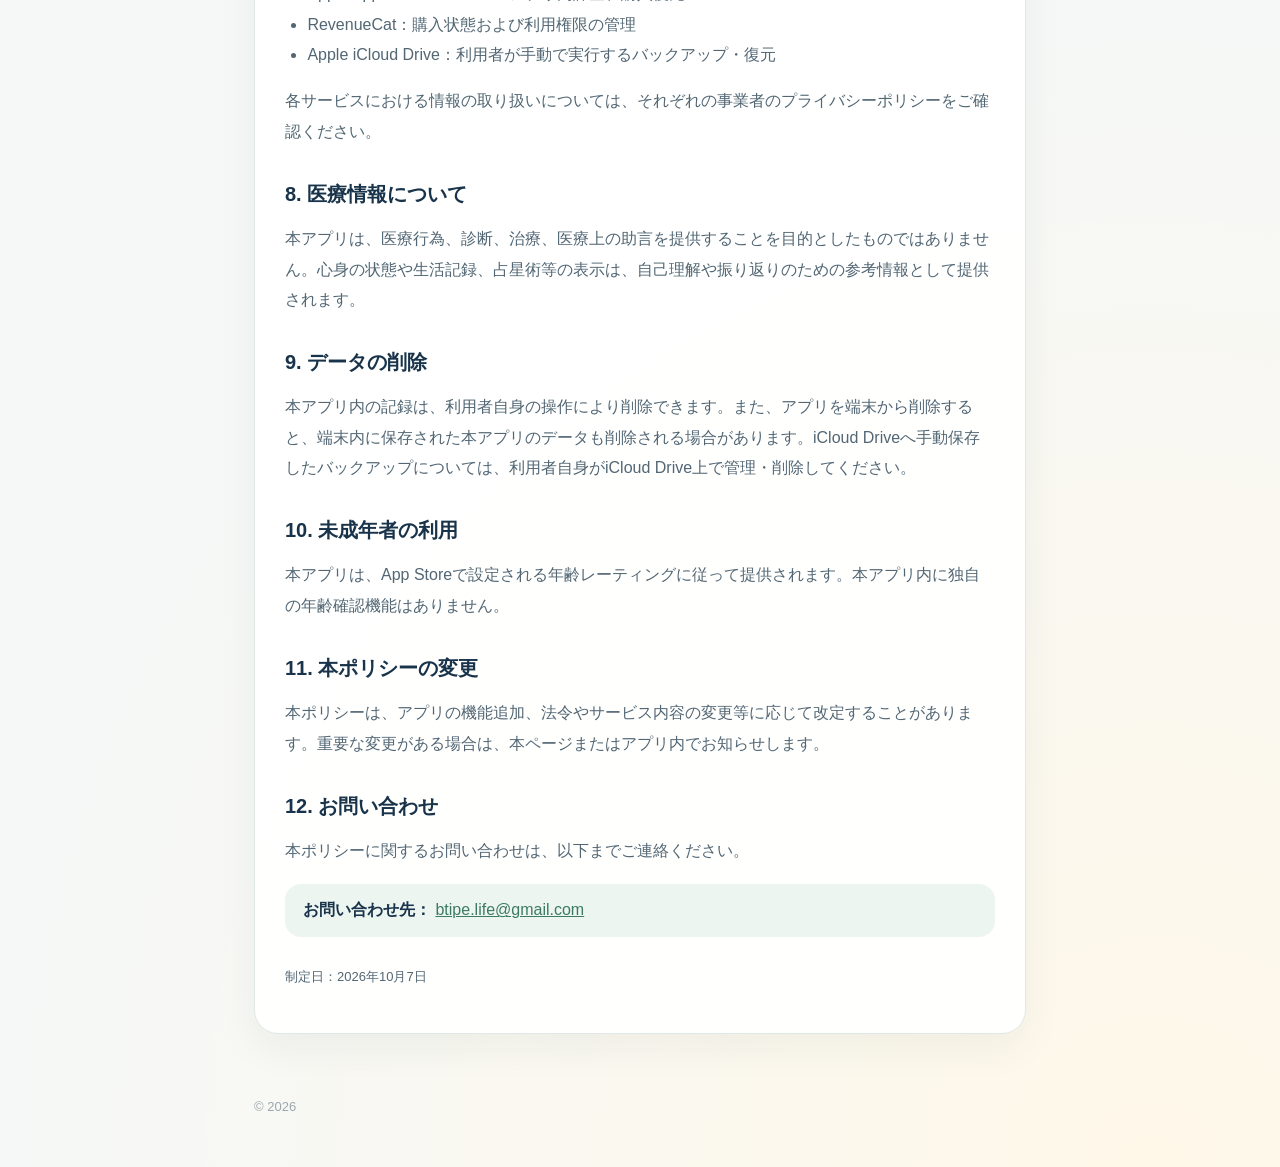
<file: products/meguri/privacy.html>
<!doctype html>
<html lang="ja">
<head>
  <meta charset="utf-8">
  <meta name="viewport" content="width=device-width, initial-scale=1">
  <title>MEGURI プライバシーポリシー</title>
  <meta name="description" content="MEGURI ライフログのプライバシーポリシーです。">
  <link rel="stylesheet" href="../../styles.css">
  <style>
    .policy-page{max-width:820px}
    .back{display:inline-block;margin-bottom:28px;color:#3d7a63;text-decoration:none;font-weight:700}
    .policy{background:rgba(255,255,255,.94);border:1px solid #dfe8e4;border-radius:24px;padding:30px;box-shadow:0 14px 40px rgba(30,60,70,.06)}
    .policy h2{margin-top:34px;margin-bottom:10px;font-size:20px}
    .policy h2:first-child{margin-top:0}
    .policy p,.policy li{line-height:1.9;color:#526674}
    .policy ul{padding-left:1.4em}
    .note{background:#edf5f0;border-radius:16px;padding:16px 18px;margin-top:18px}
    .updated{margin-top:28px;color:#8a9aa5;font-size:13px}
    a{color:#3d7a63}
  </style>
</head>
<body>
  <main class="wrap policy-page">
    <a class="back" href="./">← MEGURIへ戻る</a>

    <header class="hero">
      <p class="eyebrow">MEGURI</p>
      <h1>プライバシーポリシー</h1>
      <p class="lead">MEGURI ライフログにおける、利用者情報の取り扱いについて説明します。</p>
    </header>

    <section class="policy">
      <h2>1. 基本方針</h2>
      <p>MEGURI（以下「本アプリ」）は、日々の記録や振り返りを安心して利用できることを大切にしています。本アプリでは、利用者が入力した記録内容を、運営者が独自のサーバーへ収集して保存する仕組みは設けていません。</p>

      <h2>2. 本アプリで扱う情報</h2>
      <p>本アプリでは、利用者の操作により、以下のような情報が端末内に保存されることがあります。</p>
      <ul>
        <li>心・体調・充実感などの日々の記録</li>
        <li>食事、飲酒、夢、瞑想、行動等の生活記録</li>
        <li>巡りノート、内なる羅針盤等に入力した文章</li>
        <li>利用者が選択または撮影した写真・動画</li>
        <li>占星術機能のために利用者が入力した出生情報</li>
        <li>アプリ内の設定情報</li>
      </ul>

      <h2>3. 保存場所</h2>
      <p>上記の記録情報は、原則として利用者の端末内に保存されます。本アプリは、これらの記録内容を広告配信や第三者への販売のために利用しません。</p>

      <h2>4. iCloud Driveによるバックアップ</h2>
      <p>本アプリには、利用者自身の操作により、iCloud Driveへバックアップを保存・復元する機能があります。バックアップは自動ではなく、利用者が手動で実行した場合にのみ行われます。</p>
      <p>iCloud Driveの利用にはAppleのサービスおよびプライバシー方針が適用されます。</p>

      <h2>5. アプリ内課金</h2>
      <p>本アプリでは、Appleのアプリ内課金およびRevenueCatを利用して、購入状態や購入権利の確認・復元を行います。これらの処理に伴い、AppleおよびRevenueCatが、購入に関する情報や技術的な識別情報を取り扱う場合があります。</p>
      <p>本アプリの運営者がクレジットカード番号等の決済情報を直接取得・保存することはありません。</p>

      <h2>6. 広告について</h2>
      <p>本アプリには広告を表示する機能はありません。また、広告配信を目的とした行動追跡は行いません。</p>

      <h2>7. 第三者サービス</h2>
      <p>本アプリでは、主に以下の第三者サービスを利用します。</p>
      <ul>
        <li>Apple App Store / StoreKit：アプリ内課金、購入復元</li>
        <li>RevenueCat：購入状態および利用権限の管理</li>
        <li>Apple iCloud Drive：利用者が手動で実行するバックアップ・復元</li>
      </ul>
      <p>各サービスにおける情報の取り扱いについては、それぞれの事業者のプライバシーポリシーをご確認ください。</p>

      <h2>8. 医療情報について</h2>
      <p>本アプリは、医療行為、診断、治療、医療上の助言を提供することを目的としたものではありません。心身の状態や生活記録、占星術等の表示は、自己理解や振り返りのための参考情報として提供されます。</p>

      <h2>9. データの削除</h2>
      <p>本アプリ内の記録は、利用者自身の操作により削除できます。また、アプリを端末から削除すると、端末内に保存された本アプリのデータも削除される場合があります。iCloud Driveへ手動保存したバックアップについては、利用者自身がiCloud Drive上で管理・削除してください。</p>

      <h2>10. 未成年者の利用</h2>
      <p>本アプリは、App Storeで設定される年齢レーティングに従って提供されます。本アプリ内に独自の年齢確認機能はありません。</p>

      <h2>11. 本ポリシーの変更</h2>
      <p>本ポリシーは、アプリの機能追加、法令やサービス内容の変更等に応じて改定することがあります。重要な変更がある場合は、本ページまたはアプリ内でお知らせします。</p>

      <h2>12. お問い合わせ</h2>
      <p>本ポリシーに関するお問い合わせは、以下までご連絡ください。</p>
      <div class="note">
        <strong>お問い合わせ先：</strong>
        <a href="mailto:btipe.life@gmail.com">btipe.life@gmail.com</a>
      </div>

      <p class="updated">制定日：2026年10月7日</p>
    </section>

    <footer>
      <p>© 2026</p>
    </footer>
  </main>
</body>
</html>
</file>
<file: styles.css>
:root{
  --bg:#f6f8f7;
  --card:#ffffff;
  --text:#18334a;
  --muted:#6f8190;
  --line:#dfe8e4;
  --accent:#3d7a63;
  --soft:#edf5f0;
}
*{box-sizing:border-box}
body{
  margin:0;
  font-family:-apple-system,BlinkMacSystemFont,"Hiragino Sans","Yu Gothic",sans-serif;
  background:
    radial-gradient(circle at 20% 0%, #eef7ff 0, transparent 36%),
    radial-gradient(circle at 90% 100%, #fff8e9 0, transparent 38%),
    var(--bg);
  color:var(--text);
}
.wrap{max-width:980px;margin:0 auto;padding:64px 24px 40px}
.hero{margin-bottom:36px}
.eyebrow{letter-spacing:.22em;font-size:12px;color:var(--accent);font-weight:700}
h1{font-size:clamp(34px,6vw,56px);margin:6px 0 10px}
.lead{color:var(--muted);font-size:17px;line-height:1.8}
.grid{display:grid;grid-template-columns:repeat(auto-fit,minmax(280px,1fr));gap:20px}
.card{
  display:block;
  position:relative;
  text-decoration:none;
  color:inherit;
  background:rgba(255,255,255,.92);
  border:1px solid var(--line);
  border-radius:24px;
  padding:28px;
  min-height:280px;
  box-shadow:0 14px 40px rgba(30,60,70,.07);
  transition:.2s ease;
}
.card:hover{transform:translateY(-3px);box-shadow:0 18px 48px rgba(30,60,70,.11)}
.badge{
  display:inline-block;
  font-size:12px;
  background:var(--soft);
  color:var(--accent);
  border-radius:999px;
  padding:6px 10px;
  margin-bottom:28px;
}
.product-mark{letter-spacing:.25em;font-family:Georgia,serif;font-size:32px;margin-bottom:14px}
.card h2{font-size:22px;margin:0 0 14px}
.card p{color:var(--muted);line-height:1.8;margin:0 0 26px}
.link{font-weight:700;color:var(--accent)}
footer{padding-top:52px;color:#9aa7af;font-size:13px}
</file>
